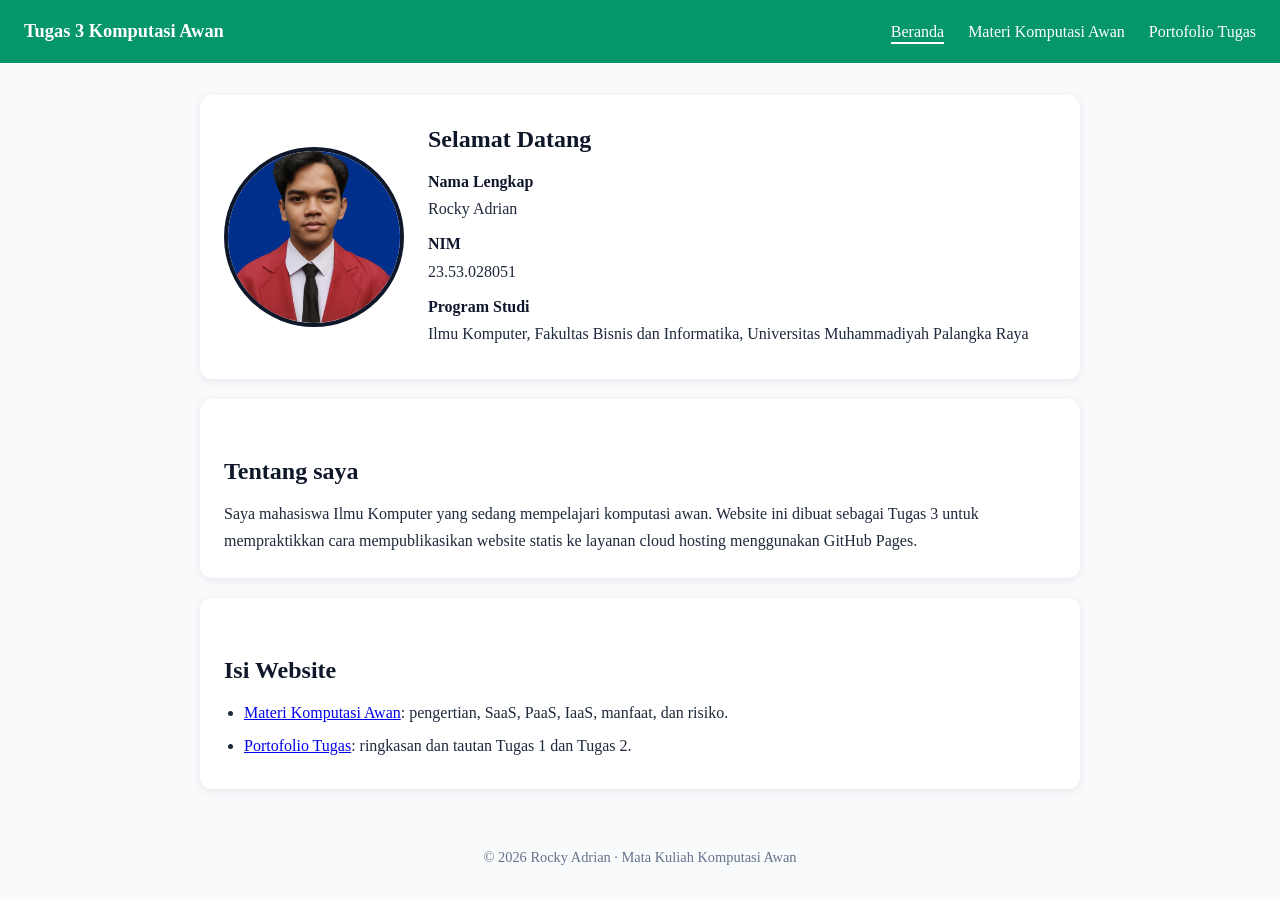
<file: index.html>
<!DOCTYPE html>
<html lang="id">
<head>
  <meta charset="UTF-8">
  <meta name="viewport" content="width=device-width, initial-scale=1.0">
  <title>Beranda | Tugas 3 Komputasi Awan</title>
  <link rel="stylesheet" href="assets/css/style.css">
  </head>
<body>
  <header>
    <div class="logo">Tugas 3 Komputasi Awan</div>
    <nav>
      <a href="index.html" class="aktif">Beranda</a>
      <a href="materi.html">Materi Komputasi Awan</a>
      <a href="portofolio.html">Portofolio Tugas</a>
    </nav>
  </header>

  <main>
    <section class="kartu profil">
      <img src="assets/images/foto.jpg" alt="Foto profil mahasiswa">
      <div>
        <h1>Selamat Datang</h1>
        <dl>
          <dt>Nama Lengkap</dt>
          <dd>Rocky Adrian</dd>
          <dt>NIM</dt>
          <dd>23.53.028051</dd>
          <dt>Program Studi</dt>
          <dd>Ilmu Komputer, Fakultas Bisnis dan Informatika, Universitas Muhammadiyah Palangka Raya</dd>
        </dl>
      </div>
    </section>

    <section class="kartu">
      <h2>Tentang saya</h2>
      <p>
        Saya mahasiswa Ilmu Komputer yang sedang mempelajari komputasi awan. Website
        ini dibuat sebagai Tugas 3 untuk mempraktikkan cara mempublikasikan website
        statis ke layanan cloud hosting menggunakan GitHub Pages.
      </p>
    </section>

    <section class="kartu">
      <h2>Isi Website</h2>
      <ul>
        <li><a href="materi.html">Materi Komputasi Awan</a>: pengertian, SaaS, PaaS, IaaS, manfaat, dan risiko.</li>
        <li><a href="portofolio.html">Portofolio Tugas</a>: ringkasan dan tautan Tugas 1 dan Tugas 2.</li>
      </ul>
    </section>
  </main>

  <footer>&copy; 2026 Rocky Adrian &middot; Mata Kuliah Komputasi Awan</footer>
</body>
</html>
</file>
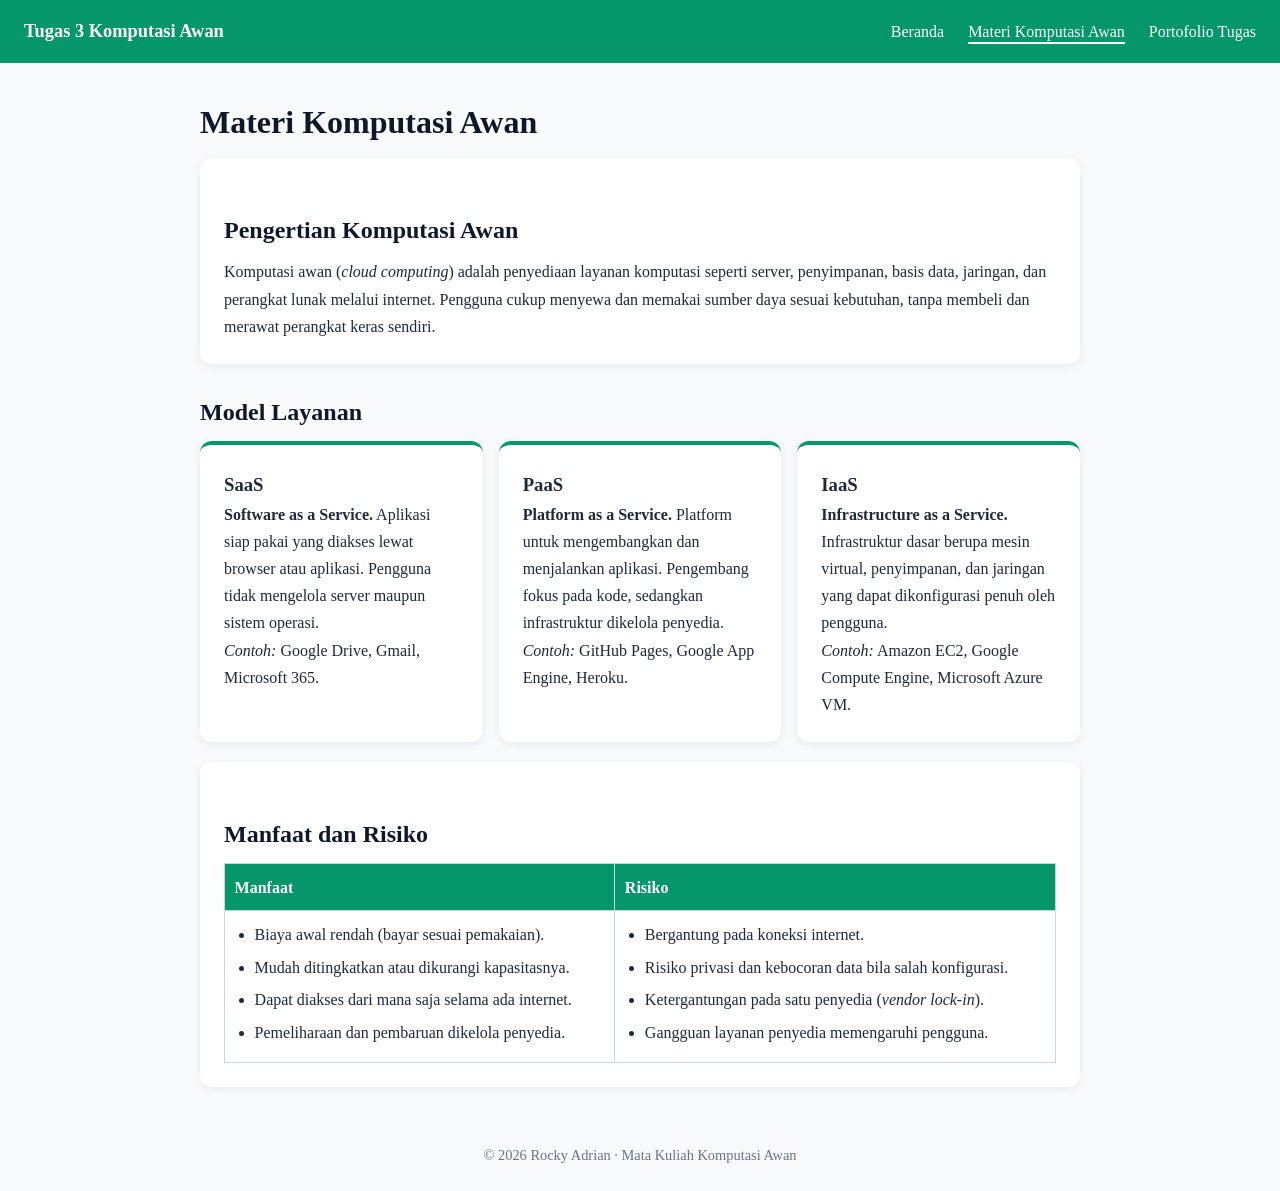
<file: materi.html>
<!DOCTYPE html>
<html lang="id">
<head>
  <meta charset="UTF-8">
  <meta name="viewport" content="width=device-width, initial-scale=1.0">
  <title>Materi Komputasi Awan</title>
  <link rel="stylesheet" href="assets/css/style.css">
</head>
<body>
  <header>
    <div class="logo">Tugas 3 Komputasi Awan</div>
    <nav>
      <a href="index.html">Beranda</a>
      <a href="materi.html" class="aktif">Materi Komputasi Awan</a>
      <a href="portofolio.html">Portofolio Tugas</a>
    </nav>
  </header>

  <main>
    <h1>Materi Komputasi Awan</h1>

    <section class="kartu">
      <h2>Pengertian Komputasi Awan</h2>
      <p>
        Komputasi awan (<em>cloud computing</em>) adalah penyediaan layanan komputasi
        seperti server, penyimpanan, basis data, jaringan, dan perangkat lunak melalui
        internet. Pengguna cukup menyewa dan memakai sumber daya sesuai kebutuhan,
        tanpa membeli dan merawat perangkat keras sendiri.
      </p>
    </section>

    <section>
      <h2>Model Layanan</h2>
      <div class="grid">
        <article class="kartu">
          <h3>SaaS</h3>
          <p><strong>Software as a Service.</strong> Aplikasi siap pakai yang diakses lewat browser atau aplikasi.
             Pengguna tidak mengelola server maupun sistem operasi.</p>
          <p><em>Contoh:</em> Google Drive, Gmail, Microsoft 365.</p>
        </article>
        <article class="kartu">
          <h3>PaaS</h3>
          <p><strong>Platform as a Service.</strong> Platform untuk mengembangkan dan menjalankan aplikasi.
             Pengembang fokus pada kode, sedangkan infrastruktur dikelola penyedia.</p>
          <p><em>Contoh:</em> GitHub Pages, Google App Engine, Heroku.</p>
        </article>
        <article class="kartu">
          <h3>IaaS</h3>
          <p><strong>Infrastructure as a Service.</strong> Infrastruktur dasar berupa mesin virtual, penyimpanan,
             dan jaringan yang dapat dikonfigurasi penuh oleh pengguna.</p>
          <p><em>Contoh:</em> Amazon EC2, Google Compute Engine, Microsoft Azure VM.</p>
        </article>
      </div>
    </section>

    <section class="kartu" style="margin-top:1.25rem">
      <h2>Manfaat dan Risiko</h2>
      <table>
        <tr><th>Manfaat</th><th>Risiko</th></tr>
        <tr>
          <td>
            <ul>
              <li>Biaya awal rendah (bayar sesuai pemakaian).</li>
              <li>Mudah ditingkatkan atau dikurangi kapasitasnya.</li>
              <li>Dapat diakses dari mana saja selama ada internet.</li>
              <li>Pemeliharaan dan pembaruan dikelola penyedia.</li>
            </ul>
          </td>
          <td>
            <ul>
              <li>Bergantung pada koneksi internet.</li>
              <li>Risiko privasi dan kebocoran data bila salah konfigurasi.</li>
              <li>Ketergantungan pada satu penyedia (<em>vendor lock-in</em>).</li>
              <li>Gangguan layanan penyedia memengaruhi pengguna.</li>
            </ul>
          </td>
        </tr>
      </table>
    </section>
  </main>

  <footer>&copy; 2026 Rocky Adrian &middot; Mata Kuliah Komputasi Awan</footer>
</body>
</html>
</file>
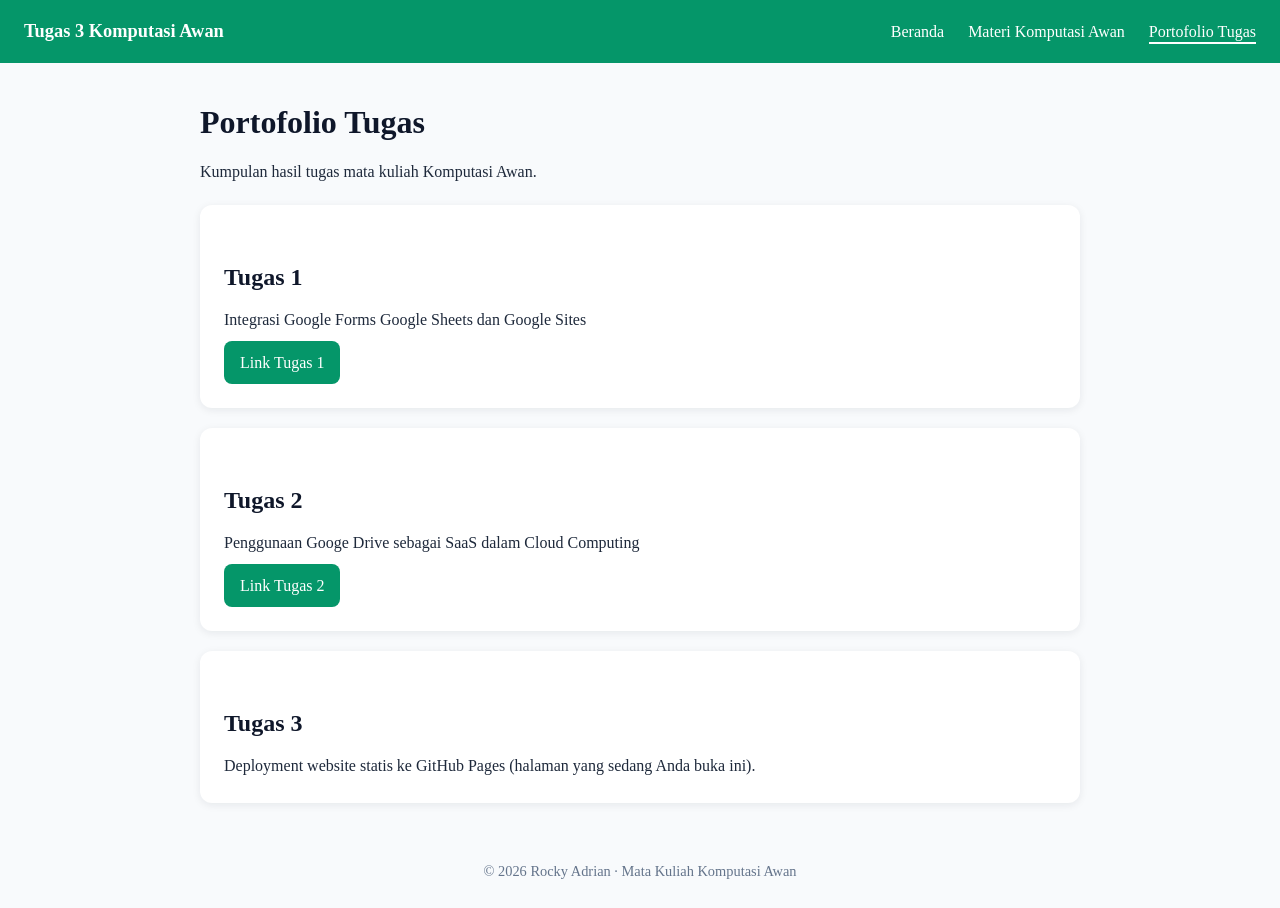
<file: portofolio.html>
<!DOCTYPE html>
<html lang="id">
<head>
  <meta charset="UTF-8">
  <meta name="viewport" content="width=device-width, initial-scale=1.0">
  <title>Portofolio Tugas</title>
  <link rel="stylesheet" href="assets/css/style.css">
</head>
<body>
  <header>
    <div class="logo">Tugas 3 Komputasi Awan</div>
    <nav>
      <a href="index.html">Beranda</a>
      <a href="materi.html">Materi Komputasi Awan</a>
      <a href="portofolio.html" class="aktif">Portofolio Tugas</a>
    </nav>
  </header>

  <main>
    <h1>Portofolio Tugas</h1>
    <p>Kumpulan hasil tugas mata kuliah Komputasi Awan.</p>

    <section class="kartu" style="margin-top:1.25rem">
      <h2>Tugas 1</h2>
      <!-- GANTI ringkasan dan tautan di bawah dengan hasil Tugas 1 Anda -->
      <p>Integrasi Google Forms Google Sheets dan Google Sites</p>
      <a class="tombol" href="https://sites.google.com/view/rockyadrian-website/home" target="_blank" rel="noopener">Link Tugas 1</a>
    </section>

    <section class="kartu">
      <h2>Tugas 2</h2>
      <!-- GANTI ringkasan dan tautan di bawah dengan hasil Tugas 2 Anda -->
      <p>Penggunaan Googe Drive sebagai SaaS dalam Cloud Computing</p>
      <a class="tombol" href="https://drive.google.com/drive/u/1/folders/1_j9JznmdbF8Lx5RzdYJ3SOcD6-Iluvs_" target="_blank" rel="noopener">Link Tugas 2</a>
    </section>

    <section class="kartu">
      <h2>Tugas 3</h2>
      <p>Deployment website statis ke GitHub Pages (halaman yang sedang Anda buka ini).</p>
    </section>
  </main>

  <footer>&copy; 2026 Rocky Adrian &middot; Mata Kuliah Komputasi Awan</footer>
</body>
</html>
</file>
<file: assets/css/style.css>
:root {
  --warna-utama: #059669;      
  --warna-gelap: #0f172a;
  --warna-latar: #f8fafc;
  --warna-kartu: #ffffff;
  --warna-teks: #1e293b;
}

* { box-sizing: border-box; margin: 0; padding: 0; }

body {
  font-family: "Segoe UI" Arial, sans-serif;
  background: var(--warna-latar);
  color: var(--warna-teks);
  line-height: 1.7;
}

header {
  background: var(--warna-utama);
  color: #fff;
  padding: 1rem 1.5rem;
  display: flex;
  flex-wrap: wrap;
  align-items: center;
  justify-content: space-between;
  gap: 0.75rem;
}

header .logo { font-weight: 700; font-size: 1.15rem; }

nav a {
  color: #fff;
  text-decoration: none;
  margin-left: 1.25rem;
  padding-bottom: 2px;
  border-bottom: 2px solid transparent;
}
nav a:hover, nav a.aktif { border-bottom-color: #fff; }

main { max-width: 920px; margin: 2rem auto; padding: 0 1.25rem; }

h1 { color: var(--warna-gelap); margin-bottom: 0.5rem; }
h2 { color: var(--warna-gelap); margin: 1.75rem 0 0.5rem; }

.kartu {
  background: var(--warna-kartu);
  border-radius: 12px;
  padding: 1.5rem;
  margin-bottom: 1.25rem;
  box-shadow: 0 2px 8px rgba(15, 23, 42, 0.08);
}

.profil { display: flex; flex-wrap: wrap; gap: 1.5rem; align-items: center; }
.profil img {
  width: 180px; height: 180px; border-radius: 50%;
  object-fit: cover; border: 4px solid var(--warna-gelap);
}
.profil dl dt { font-weight: 700; color: var(--warna-gelap); }
.profil dl dd { margin-bottom: 0.5rem; }

.grid { display: grid; grid-template-columns: repeat(auto-fit, minmax(240px, 1fr)); gap: 1rem; }
.grid .kartu { margin-bottom: 0; border-top: 4px solid var(--warna-utama); }

ul { padding-left: 1.25rem; }
li { margin-bottom: 0.35rem; }

a.tombol {
  display: inline-block; background: var(--warna-utama); color: #fff;
  padding: 0.5rem 1rem; border-radius: 8px; text-decoration: none; margin-top: 0.5rem;
}
a.tombol:hover { opacity: 0.85; }

table { width: 100%; border-collapse: collapse; }
th, td { border: 1px solid #cbd5e1; padding: 0.6rem; text-align: left; vertical-align: top; }
th { background: var(--warna-utama); color: #fff; }

footer { text-align: center; padding: 1.5rem; color: #64748b; font-size: 0.9rem; }

@media (max-width: 600px) {
  nav a { margin: 0 0.75rem 0 0; }
  .profil { justify-content: center; text-align: center; }
}
</file>
